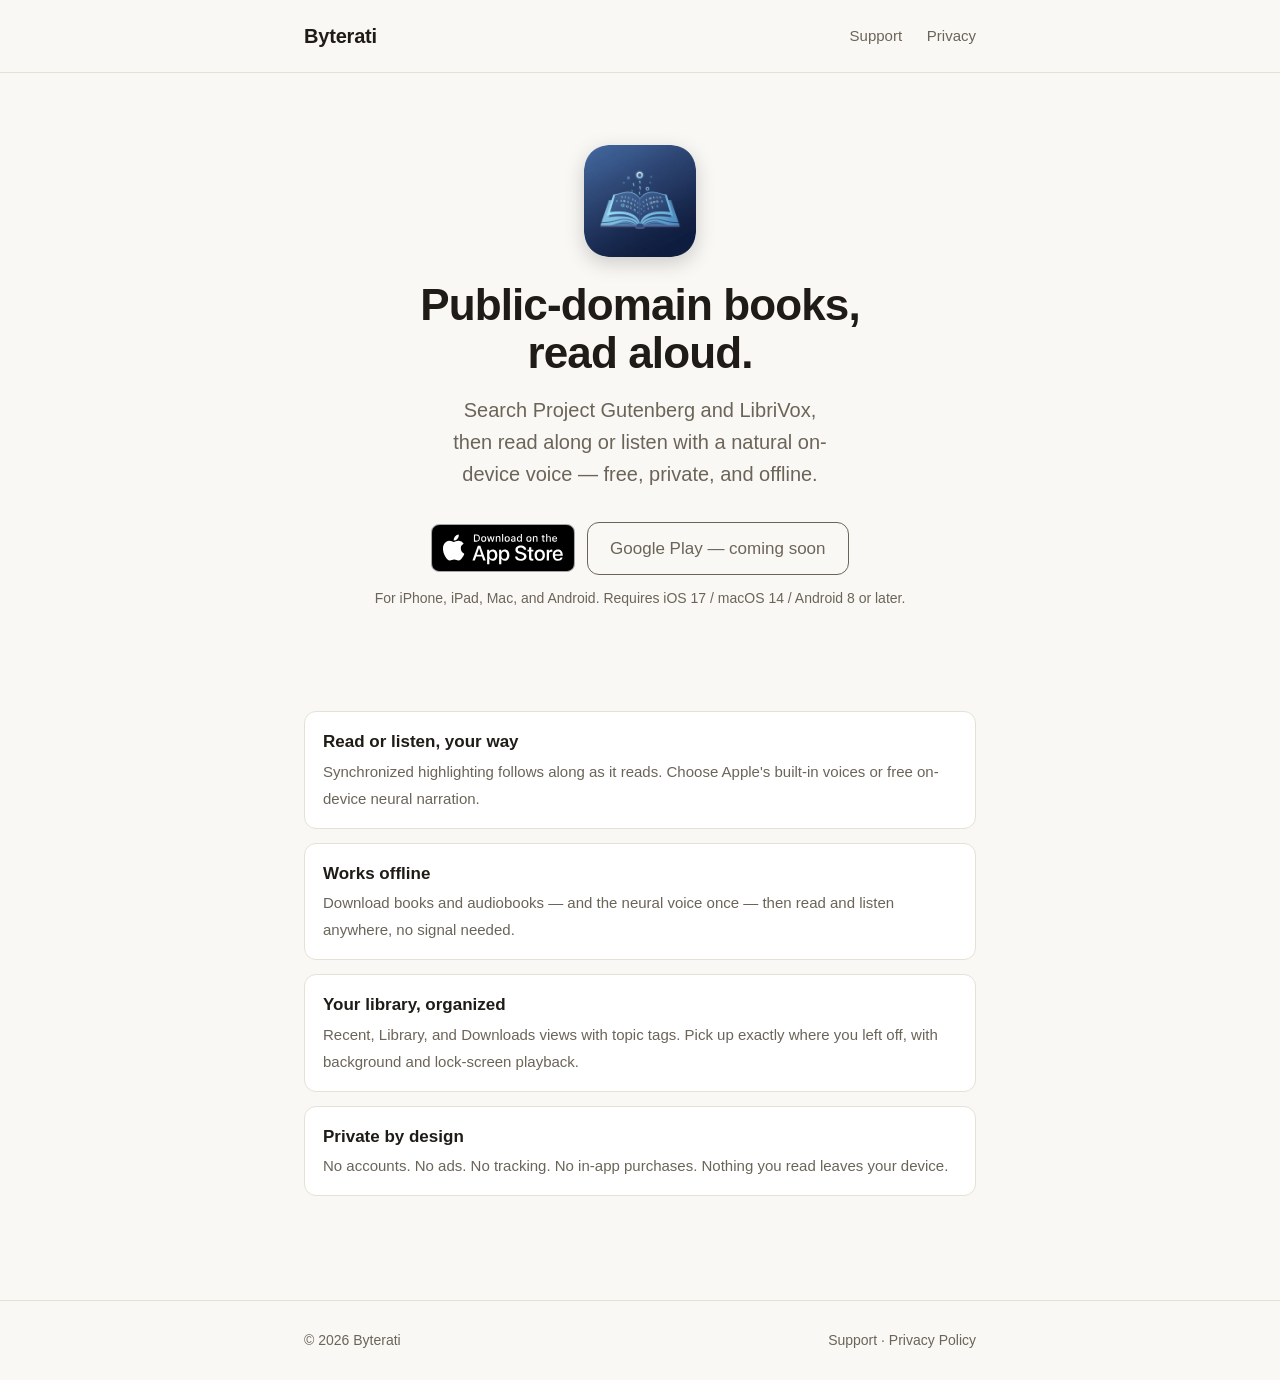
<file: index.html>
<!DOCTYPE html>
<html lang="en">
<head>
<meta charset="utf-8">
<meta name="viewport" content="width=device-width, initial-scale=1">
<title>Byterati — Public-domain books, read aloud</title>
<meta name="description" content="Byterati searches Project Gutenberg and LibriVox and reads public-domain classics aloud with natural on-device voices. Free, private, and offline.">
<link rel="stylesheet" href="styles.css">
<link rel="icon" type="image/png" sizes="32x32" href="/favicon-32.png">
<link rel="icon" type="image/png" sizes="16x16" href="/favicon-16.png">
<link rel="apple-touch-icon" sizes="180x180" href="/apple-touch-icon.png">
</head>
<body>
<header class="site">
  <div class="wrap">
    <a class="brand" href="/">Byterati</a>
    <nav>
      <a href="/support.html">Support</a>
      <a href="/privacy.html">Privacy</a>
    </nav>
  </div>
</header>

<main>
  <div class="wrap">
    <section class="hero">
      <img class="app-icon" src="/icon-512.png" width="112" height="112" alt="Byterati app icon">
      <h1>Public-domain books,<br>read aloud.</h1>
      <p class="tagline">Search Project Gutenberg and LibriVox, then read along or listen with a natural on-device voice — free, private, and offline.</p>
      <div class="badges">
        <a class="store-link" href="https://apps.apple.com/app/id6786489686" aria-label="Download Byterati on the App Store">
          <img src="/app-store-badge.svg" alt="Download on the App Store" width="144" height="48">
        </a>
        <span class="badge badge--soon">Google Play — coming soon</span>
      </div>
      <p class="note">For iPhone, iPad, Mac, and Android. Requires iOS 17 / macOS 14 / Android 8 or later.</p>
    </section>

    <section>
      <ul class="features">
        <li>
          <strong>Read or listen, your way</strong>
          <span>Synchronized highlighting follows along as it reads. Choose Apple's built-in voices or free on-device neural narration.</span>
        </li>
        <li>
          <strong>Works offline</strong>
          <span>Download books and audiobooks — and the neural voice once — then read and listen anywhere, no signal needed.</span>
        </li>
        <li>
          <strong>Your library, organized</strong>
          <span>Recent, Library, and Downloads views with topic tags. Pick up exactly where you left off, with background and lock-screen playback.</span>
        </li>
        <li>
          <strong>Private by design</strong>
          <span>No accounts. No ads. No tracking. No in-app purchases. Nothing you read leaves your device.</span>
        </li>
      </ul>
    </section>
  </div>
</main>

<footer class="site">
  <div class="wrap">
    <span>© 2026 Byterati</span>
    <span>
      <a href="/support.html">Support</a> ·
      <a href="/privacy.html">Privacy Policy</a>
    </span>
  </div>
</footer>
</body>
</html>
</file>
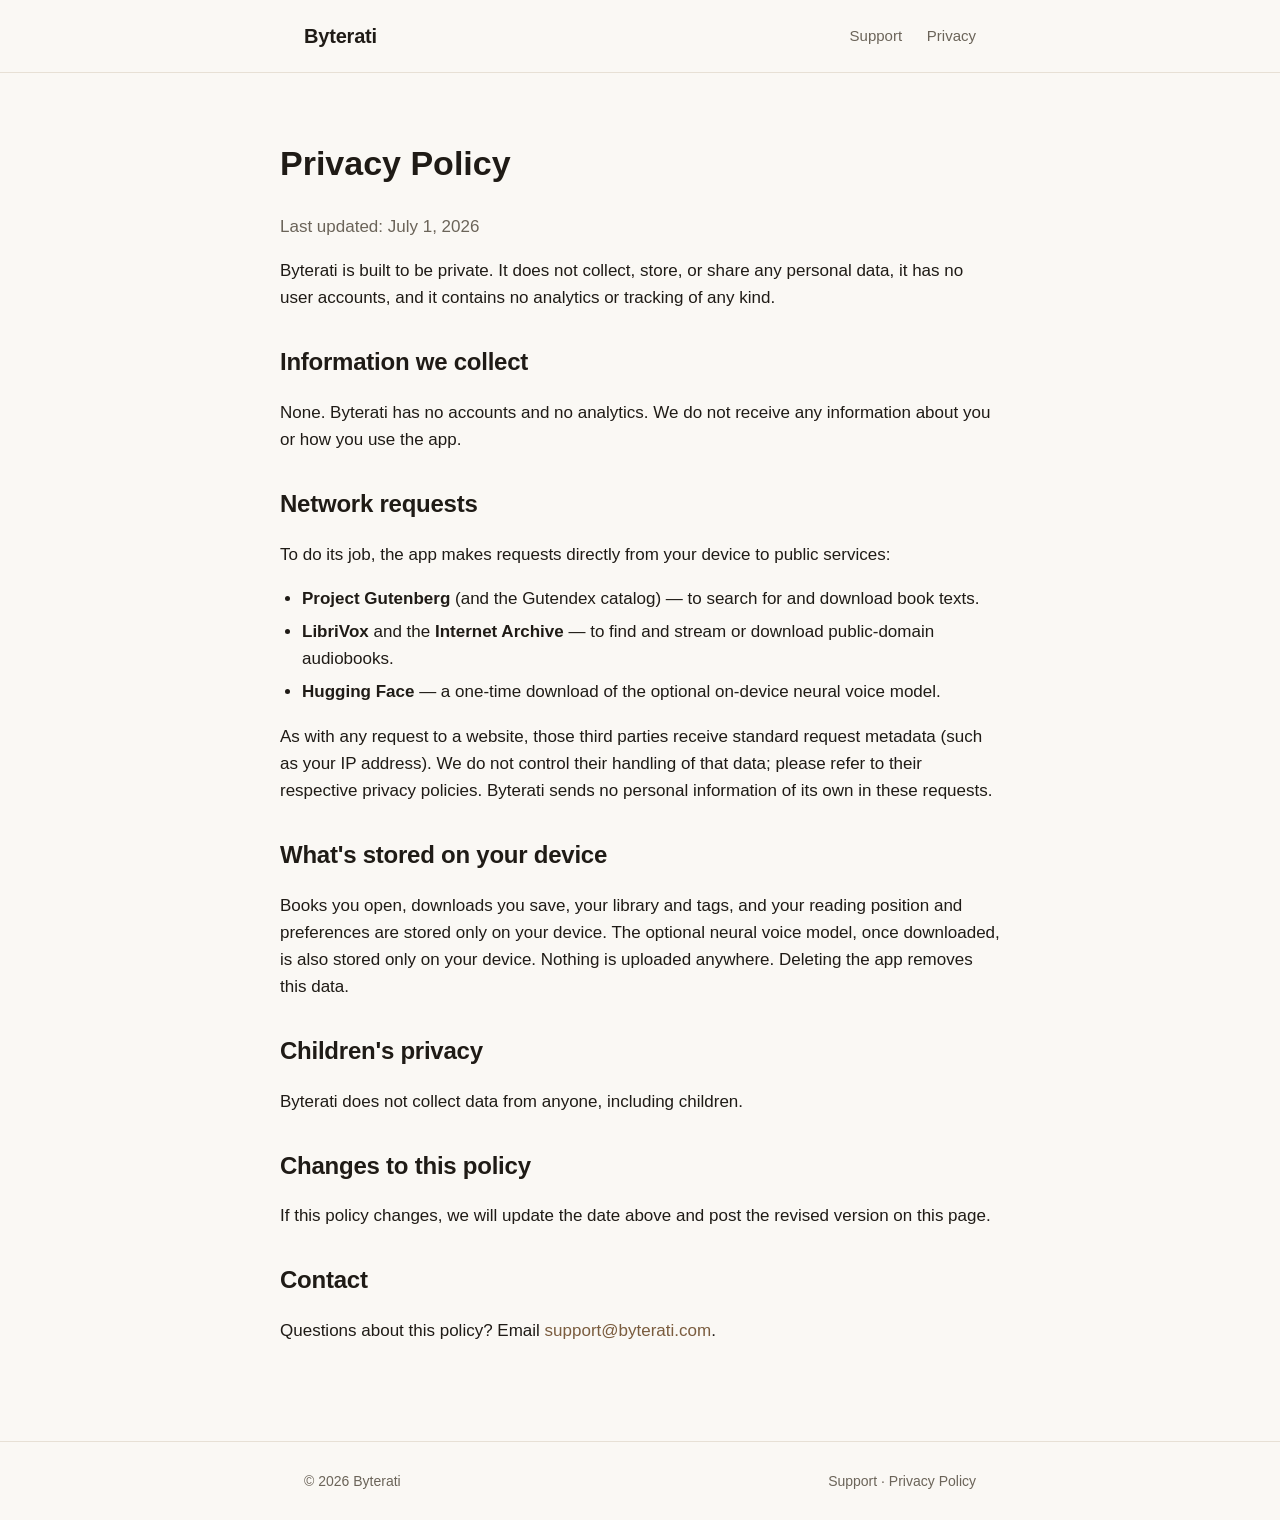
<file: privacy.html>
<!DOCTYPE html>
<html lang="en">
<head>
<meta charset="utf-8">
<meta name="viewport" content="width=device-width, initial-scale=1">
<title>Privacy Policy — Byterati</title>
<meta name="description" content="Byterati's privacy policy: no data collected, no accounts, no tracking.">
<link rel="stylesheet" href="styles.css">
<link rel="icon" type="image/png" sizes="32x32" href="/favicon-32.png">
<link rel="icon" type="image/png" sizes="16x16" href="/favicon-16.png">
<link rel="apple-touch-icon" sizes="180x180" href="/apple-touch-icon.png">
</head>
<body>
<header class="site">
  <div class="wrap">
    <a class="brand" href="/">Byterati</a>
    <nav>
      <a href="/support.html">Support</a>
      <a href="/privacy.html">Privacy</a>
    </nav>
  </div>
</header>

<main>
  <div class="wrap content">
    <h1>Privacy Policy</h1>
    <p class="muted">Last updated: July 1, 2026</p>

    <p>Byterati is built to be private. It does not collect, store, or share any personal
    data, it has no user accounts, and it contains no analytics or tracking of any kind.</p>

    <h2>Information we collect</h2>
    <p>None. Byterati has no accounts and no analytics. We do not receive any information
    about you or how you use the app.</p>

    <h2>Network requests</h2>
    <p>To do its job, the app makes requests directly from your device to public services:</p>
    <ul>
      <li><strong>Project Gutenberg</strong> (and the Gutendex catalog) — to search for and download book texts.</li>
      <li><strong>LibriVox</strong> and the <strong>Internet Archive</strong> — to find and stream or download public-domain audiobooks.</li>
      <li><strong>Hugging Face</strong> — a one-time download of the optional on-device neural voice model.</li>
    </ul>
    <p>As with any request to a website, those third parties receive standard request
    metadata (such as your IP address). We do not control their handling of that data;
    please refer to their respective privacy policies. Byterati sends no personal
    information of its own in these requests.</p>

    <h2>What's stored on your device</h2>
    <p>Books you open, downloads you save, your library and tags, and your reading position
    and preferences are stored only on your device. The optional neural voice model, once
    downloaded, is also stored only on your device. Nothing is uploaded anywhere. Deleting
    the app removes this data.</p>

    <h2>Children's privacy</h2>
    <p>Byterati does not collect data from anyone, including children.</p>

    <h2>Changes to this policy</h2>
    <p>If this policy changes, we will update the date above and post the revised version on
    this page.</p>

    <h2>Contact</h2>
    <p>Questions about this policy? Email
    <a href="mailto:support@byterati.com">support@byterati.com</a>.</p>
  </div>
</main>

<footer class="site">
  <div class="wrap">
    <span>© 2026 Byterati</span>
    <span>
      <a href="/support.html">Support</a> ·
      <a href="/privacy.html">Privacy Policy</a>
    </span>
  </div>
</footer>
</body>
</html>
</file>
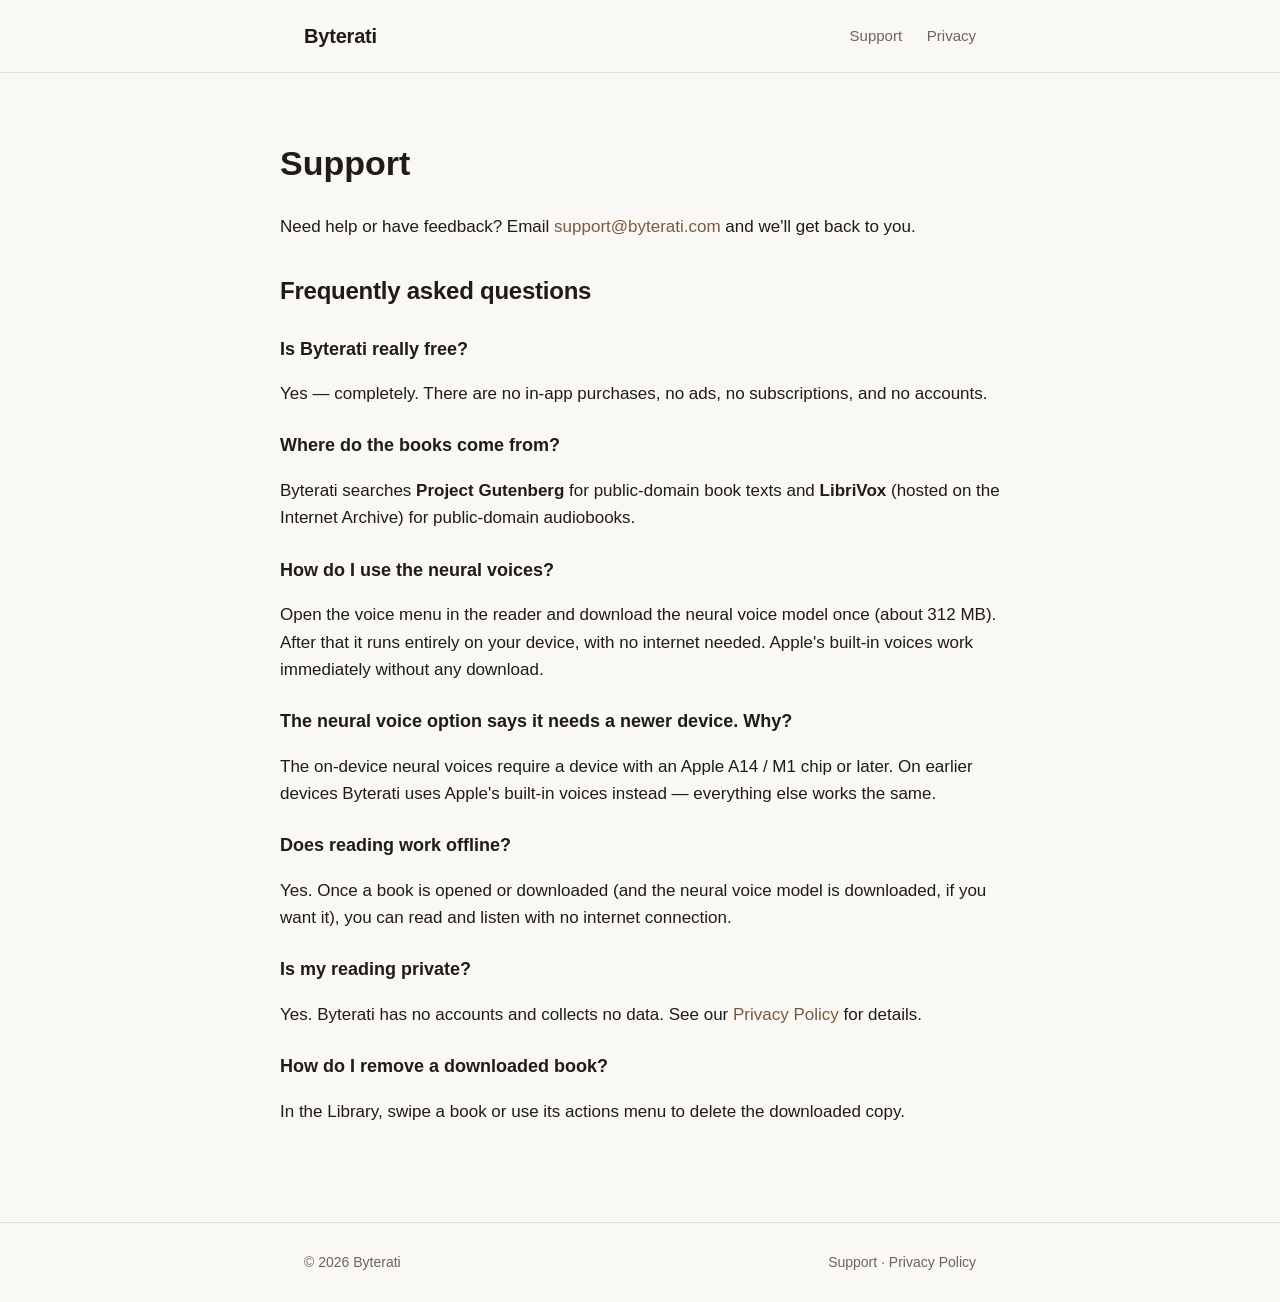
<file: support.html>
<!DOCTYPE html>
<html lang="en">
<head>
<meta charset="utf-8">
<meta name="viewport" content="width=device-width, initial-scale=1">
<title>Support — Byterati</title>
<meta name="description" content="Help and answers for Byterati, the public-domain read-aloud book app.">
<link rel="stylesheet" href="styles.css">
<link rel="icon" type="image/png" sizes="32x32" href="/favicon-32.png">
<link rel="icon" type="image/png" sizes="16x16" href="/favicon-16.png">
<link rel="apple-touch-icon" sizes="180x180" href="/apple-touch-icon.png">
</head>
<body>
<header class="site">
  <div class="wrap">
    <a class="brand" href="/">Byterati</a>
    <nav>
      <a href="/support.html">Support</a>
      <a href="/privacy.html">Privacy</a>
    </nav>
  </div>
</header>

<main>
  <div class="wrap content">
    <h1>Support</h1>
    <p>Need help or have feedback? Email
    <a href="mailto:support@byterati.com">support@byterati.com</a> and we'll get back to you.</p>

    <h2>Frequently asked questions</h2>

    <h3>Is Byterati really free?</h3>
    <p>Yes — completely. There are no in-app purchases, no ads, no subscriptions, and no
    accounts.</p>

    <h3>Where do the books come from?</h3>
    <p>Byterati searches <strong>Project Gutenberg</strong> for public-domain book texts and
    <strong>LibriVox</strong> (hosted on the Internet Archive) for public-domain audiobooks.</p>

    <h3>How do I use the neural voices?</h3>
    <p>Open the voice menu in the reader and download the neural voice model once (about
    312&nbsp;MB). After that it runs entirely on your device, with no internet needed. Apple's
    built-in voices work immediately without any download.</p>

    <h3>The neural voice option says it needs a newer device. Why?</h3>
    <p>The on-device neural voices require a device with an Apple A14 / M1 chip or later.
    On earlier devices Byterati uses Apple's built-in voices instead — everything else works
    the same.</p>

    <h3>Does reading work offline?</h3>
    <p>Yes. Once a book is opened or downloaded (and the neural voice model is downloaded, if
    you want it), you can read and listen with no internet connection.</p>

    <h3>Is my reading private?</h3>
    <p>Yes. Byterati has no accounts and collects no data. See our
    <a href="/privacy.html">Privacy Policy</a> for details.</p>

    <h3>How do I remove a downloaded book?</h3>
    <p>In the Library, swipe a book or use its actions menu to delete the downloaded copy.</p>
  </div>
</main>

<footer class="site">
  <div class="wrap">
    <span>© 2026 Byterati</span>
    <span>
      <a href="/support.html">Support</a> ·
      <a href="/privacy.html">Privacy Policy</a>
    </span>
  </div>
</footer>
</body>
</html>
</file>
<file: styles.css>
:root {
  --bg: #faf8f4;
  --surface: #ffffff;
  --ink: #1f1b16;
  --muted: #6b6459;
  --accent: #7a5c3e;
  --accent-ink: #ffffff;
  --border: #e7e0d5;
  --maxw: 720px;
}

@media (prefers-color-scheme: dark) {
  :root {
    --bg: #17140f;
    --surface: #201c16;
    --ink: #f2ece2;
    --muted: #a89e8f;
    --accent: #c8a06f;
    --accent-ink: #17140f;
    --border: #322c23;
  }
}

* { box-sizing: border-box; }

html { -webkit-text-size-adjust: 100%; }

body {
  margin: 0;
  background: var(--bg);
  color: var(--ink);
  font: 17px/1.6 -apple-system, BlinkMacSystemFont, "Segoe UI", Roboto, Helvetica, Arial, sans-serif;
  -webkit-font-smoothing: antialiased;
}

a { color: var(--accent); text-decoration: none; }
a:hover { text-decoration: underline; }

.wrap {
  max-width: var(--maxw);
  margin: 0 auto;
  padding: 0 24px;
}

header.site {
  padding: 20px 0;
  border-bottom: 1px solid var(--border);
}
header.site .wrap {
  display: flex;
  align-items: center;
  justify-content: space-between;
}
.brand {
  font-weight: 700;
  font-size: 20px;
  letter-spacing: -0.01em;
  color: var(--ink);
}
.brand:hover { text-decoration: none; }
nav a { margin-left: 20px; color: var(--muted); font-size: 15px; }

.hero {
  text-align: center;
  padding: 72px 0 40px;
}
.hero .app-icon {
  width: 112px;
  height: 112px;
  border-radius: 24px;
  margin: 0 auto 24px;
  display: block;
  box-shadow: 0 6px 20px rgba(0, 0, 0, 0.18);
}
.hero h1 {
  font-size: 44px;
  line-height: 1.1;
  letter-spacing: -0.02em;
  margin: 0 0 16px;
}
.hero p.tagline {
  font-size: 20px;
  color: var(--muted);
  margin: 0 auto 32px;
  max-width: 34ch;
}

.badges {
  display: flex;
  flex-wrap: wrap;
  gap: 12px;
  justify-content: center;
  align-items: center;
}
/* Official Apple App Store badge: keep aspect ratio, don't restyle the artwork. */
.store-link img { display: block; height: 48px; width: auto; }
.badge {
  display: inline-block;
  background: var(--accent);
  color: var(--accent-ink);
  font-weight: 600;
  padding: 12px 22px;
  border-radius: 12px;
}
.badge:hover { text-decoration: none; opacity: 0.92; }
/* Not-yet-released store: muted, non-interactive. */
.badge--soon {
  background: transparent;
  color: var(--muted);
  border: 1px solid var(--muted);
  font-weight: 500;
  cursor: default;
}
.badge--soon:hover { opacity: 1; }
.note { font-size: 14px; color: var(--muted); margin-top: 12px; }

section { padding: 24px 0; }
h2 { font-size: 24px; letter-spacing: -0.01em; margin: 32px 0 12px; }
h3 { font-size: 18px; margin: 24px 0 6px; }

.features {
  list-style: none;
  padding: 0;
  margin: 24px 0;
  display: grid;
  gap: 14px;
}
.features li {
  background: var(--surface);
  border: 1px solid var(--border);
  border-radius: 12px;
  padding: 16px 18px;
}
.features li strong { display: block; margin-bottom: 2px; }
.features li span { color: var(--muted); font-size: 15px; }

.content { padding: 40px 0 24px; }
.content p, .content li { color: var(--ink); }
.content .muted { color: var(--muted); }
.content ul { padding-left: 22px; }
.content li { margin: 6px 0; }

footer.site {
  border-top: 1px solid var(--border);
  margin-top: 56px;
  padding: 28px 0;
  color: var(--muted);
  font-size: 14px;
}
footer.site .wrap {
  display: flex;
  flex-wrap: wrap;
  gap: 12px 20px;
  justify-content: space-between;
  align-items: center;
}
footer.site a { color: var(--muted); }

@media (max-width: 520px) {
  .hero { padding: 48px 0 28px; }
  .hero h1 { font-size: 34px; }
}
</file>
